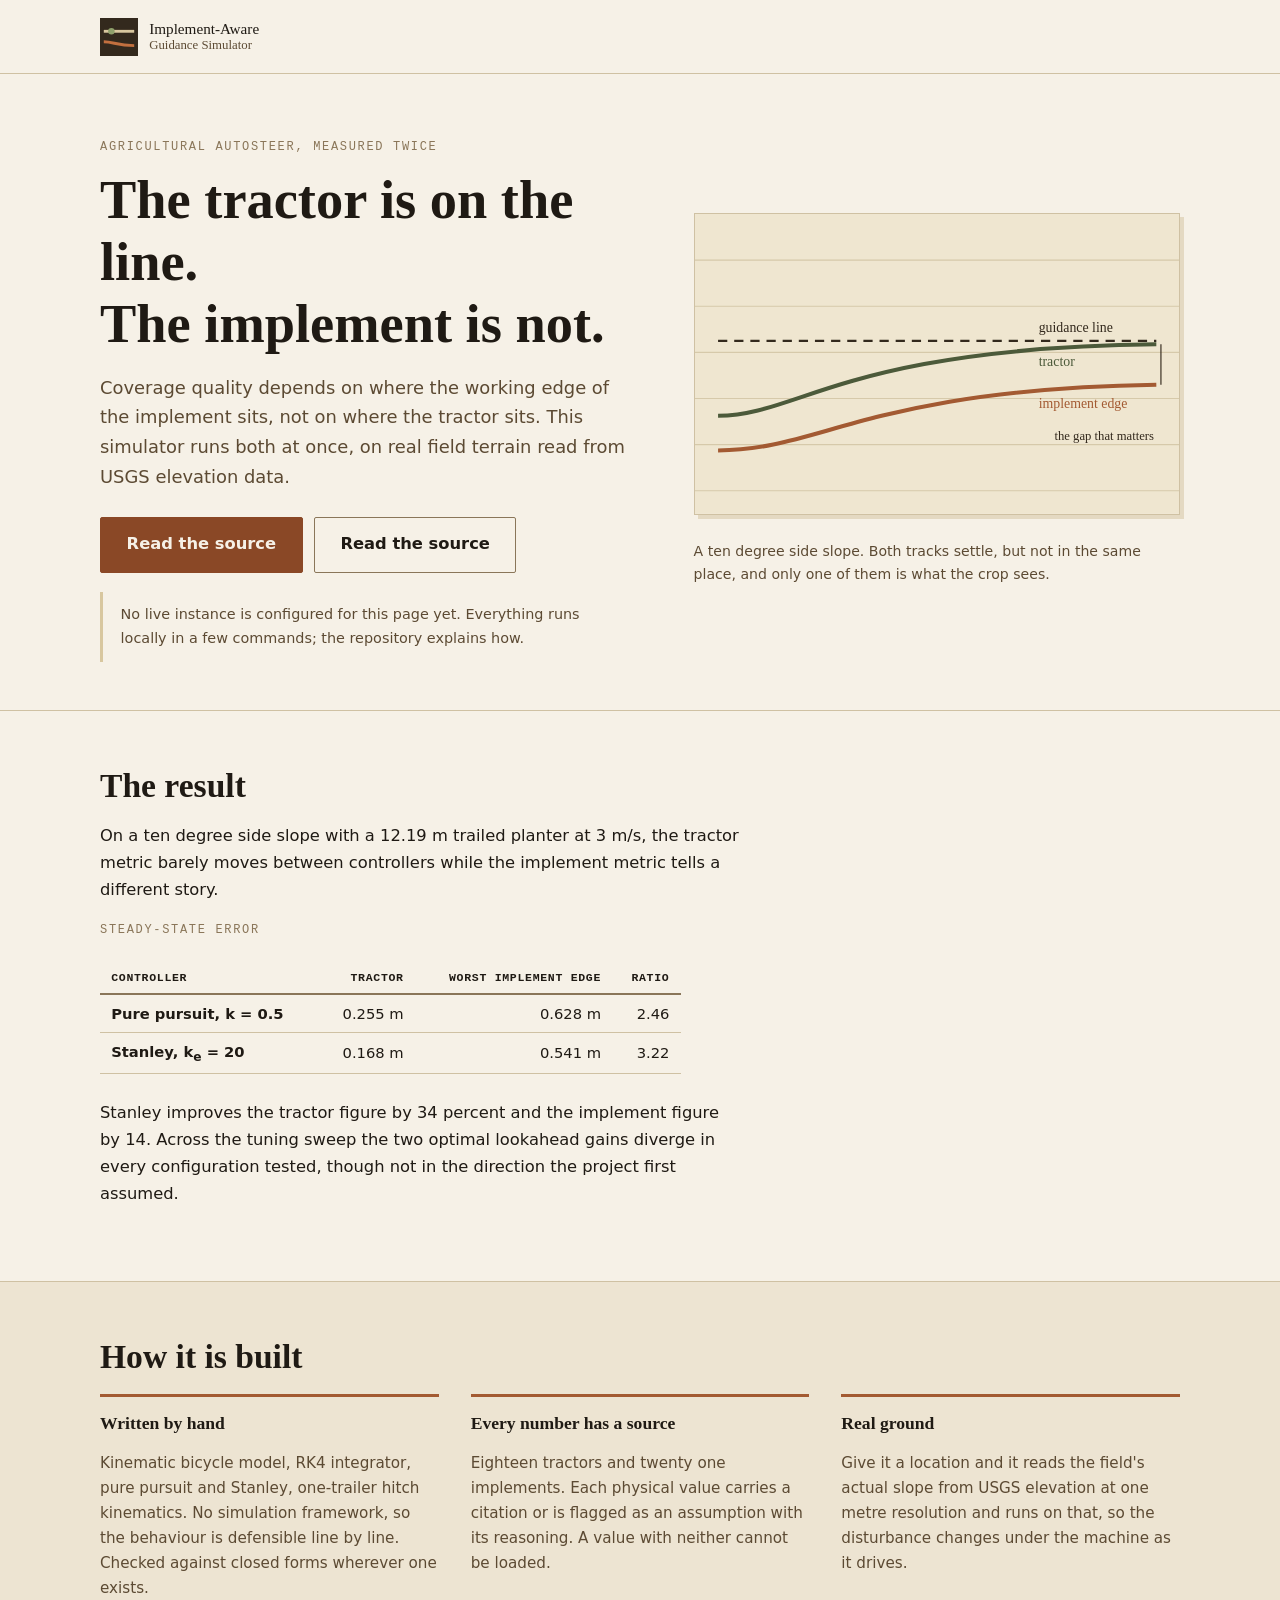
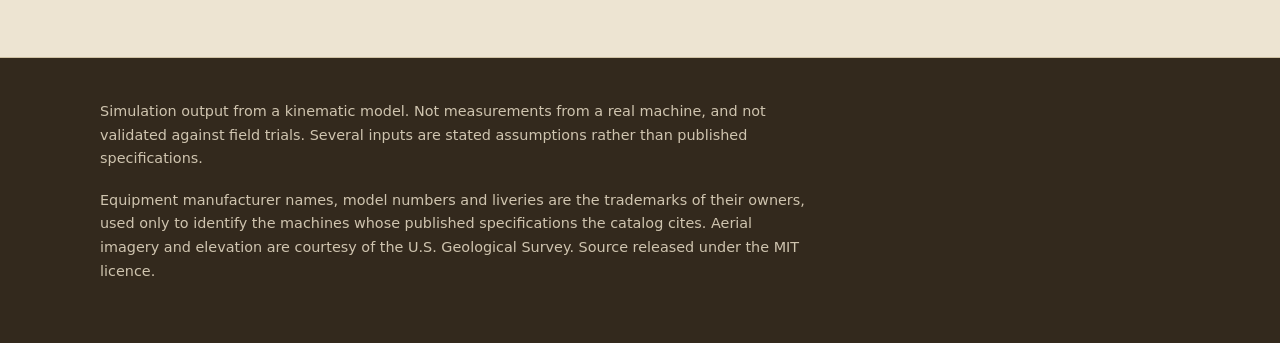
<file: docs/index.html>
<!doctype html>
<html lang="en">
<head>
<meta charset="utf-8">
<meta name="viewport" content="width=device-width, initial-scale=1">
<title>Implement-Aware Agricultural Guidance Simulator</title>
<meta name="description" content="A simulation comparing two error objectives in agricultural autosteer: where the tractor is, and where its implement edge actually is. The tuning that minimises one is not the tuning that minimises the other.">
<link rel="icon" href="data:image/svg+xml,%3Csvg xmlns='http://www.w3.org/2000/svg' viewBox='0 0 40 40'%3E%3Crect width='40' height='40' fill='%2333291D'/%3E%3Cpath d='M4 14 H36' stroke='%23D8C79F' stroke-width='3'/%3E%3Cpath d='M4 25 C14 25, 18 29, 36 29' stroke='%23C2703F' stroke-width='3' fill='none'/%3E%3Ccircle cx='12' cy='14' r='3.4' fill='%238FA06B'/%3E%3C/svg%3E">
<style>
:root{--paper:#F6F1E7;--alt:#EDE4D2;--deep:#E4D9C2;--ink:#1F1A14;--soil:#33291D;
--mid:#5C4A33;--faint:#8A7659;--clay:#8A4826;--clay2:#A35A32;--olive:#4C5A3A;
--rule:#CFC1A3;--wheat:#D8C79F;
--serif:Georgia,"Iowan Old Style","Times New Roman",serif;
--sans:system-ui,-apple-system,"Segoe UI",Roboto,Arial,sans-serif;
--mono:ui-monospace,SFMono-Regular,Menlo,Consolas,monospace}
*,*::before,*::after{box-sizing:border-box}
body{margin:0;background:var(--paper);color:var(--ink);font-family:var(--sans);
font-size:1.02rem;line-height:1.65}
.wrap{width:min(1080px,92vw);margin-inline:auto}
h1,h2,h3{font-family:var(--serif);line-height:1.14;margin:0 0 1.1rem;font-weight:700}
h1{font-size:clamp(2.1rem,5.4vw,3.4rem)}
h2{font-size:clamp(1.5rem,3.2vw,2.1rem)}
h3{font-size:1.1rem}
p{margin:0 0 1.1rem;max-width:62ch}
a{color:var(--clay);text-underline-offset:3px}
a:hover{color:var(--ink)}
:focus-visible{outline:3px solid var(--clay);outline-offset:2px}
.skip{position:absolute;left:-9999px}.skip:focus{left:0;top:0;background:var(--soil);
color:var(--paper);padding:.7rem 1.1rem;z-index:10}
header{border-bottom:1px solid var(--rule)}
.brand{display:inline-flex;align-items:center;gap:.7rem;padding:1.1rem 0;
text-decoration:none;color:var(--ink)}
.brand span{font-family:var(--serif);font-size:.95rem;line-height:1.2}
.brand small{display:block;color:var(--mid);font-size:.8rem}
.hero{padding:4rem 0 3rem;border-bottom:1px solid var(--rule)}
.eyebrow{font-family:var(--mono);font-size:.75rem;letter-spacing:.14em;
text-transform:uppercase;color:var(--faint);margin-bottom:.7rem}
.lede{font-size:1.12rem;color:var(--mid)}
.grid{display:grid;grid-template-columns:1.05fr .95fr;gap:3.5rem;align-items:center}
figure{margin:0}
figure svg{width:100%;height:auto;border:1px solid var(--rule);box-shadow:4px 4px 0 var(--deep)}
figcaption{margin-top:1rem;font-size:.88rem;color:var(--mid)}
.btn{display:inline-flex;align-items:center;justify-content:center;gap:.6rem;
font:inherit;font-weight:600;padding:.85rem 1.6rem;border-radius:2px;border:1px solid transparent;
text-decoration:none;cursor:pointer}
.btn-primary{background:var(--clay);color:var(--paper);border-color:var(--clay)}
.btn-primary:hover{background:var(--soil);border-color:var(--soil);color:var(--paper)}
.btn-quiet{background:transparent;color:var(--ink);border-color:var(--faint)}
.btn-quiet:hover{background:var(--alt)}
.btn[disabled]{opacity:.75;cursor:progress}
.actions{display:flex;gap:.7rem;flex-wrap:wrap;margin:1.6rem 0 1.2rem}
.wake{border-left:3px solid var(--wheat);padding:.7rem 1.1rem;font-size:.9rem;
color:var(--mid);margin:0;max-width:60ch}
.wake:empty{display:none}
.wake.bad{border-left-color:#8C2F1D;color:#8C2F1D}
.band{padding:3.5rem 0;border-bottom:1px solid var(--rule)}
.band.alt{background:var(--alt)}
.cols{display:grid;grid-template-columns:repeat(3,1fr);gap:2rem}
.card{border-top:3px solid var(--clay2);padding-top:1rem}
.card p{font-size:.95rem;color:var(--mid);margin:0}
table{border-collapse:collapse;width:100%;max-width:62ch;font-size:.92rem;
font-variant-numeric:tabular-nums;margin-bottom:1.6rem}
th,td{text-align:right;padding:.4rem .7rem;border-bottom:1px solid var(--rule)}
th:first-child,td:first-child{text-align:left}
thead th{border-bottom:2px solid var(--faint);font-family:var(--mono);font-size:.72rem;
text-transform:uppercase;letter-spacing:.06em}
footer{background:var(--soil);color:var(--alt);padding:2.6rem 0;font-size:.9rem}
footer a{color:var(--wheat)}
footer p{max-width:78ch;color:#CFC4AF}
@media(max-width:900px){.grid{grid-template-columns:1fr;gap:2.4rem}.cols{grid-template-columns:1fr}}
@media(prefers-reduced-motion:reduce){*{animation:none!important;transition:none!important}}
</style>
</head>
<body>
<a class="skip" href="#main">Skip to main content</a>

<header>
  <div class="wrap">
    <a class="brand" href="./">
      <svg width="38" height="38" viewBox="0 0 40 40" role="img" aria-label="Project mark: a guidance line with an implement track offset below it">
        <rect width="40" height="40" fill="#33291D"/>
        <path d="M4 14 H36" stroke="#D8C79F" stroke-width="3"/>
        <path d="M4 25 C14 25, 18 29, 36 29" stroke="#C2703F" stroke-width="3" fill="none"/>
        <circle cx="12" cy="14" r="3.4" fill="#8FA06B"/>
      </svg>
      <span>Implement-Aware<small>Guidance Simulator</small></span>
    </a>
  </div>
</header>

<main id="main">
<section class="hero">
  <div class="wrap grid">
    <div>
      <p class="eyebrow">Agricultural autosteer, measured twice</p>
      <h1>The tractor is on the line.<br>The implement is not.</h1>
      <p class="lede">Coverage quality depends on where the working edge of the
      implement sits, not on where the tractor sits. This simulator runs both at
      once, on real field terrain read from USGS elevation data.</p>

      <div class="actions">
        <button type="button" class="btn btn-primary" id="open">Open the simulator</button>
        <a class="btn btn-quiet" id="repo" href="https://github.com/FernLag/Implement-Aware-Guidance-Simulator">Read the source</a>
      </div>
      <p class="wake" id="wake" role="status" aria-live="polite"></p>
    </div>

    <figure>
      <svg viewBox="0 0 420 260" role="img" aria-label="A dashed guidance line runs straight across a field. The tractor track follows it closely while the implement edge track settles further away and stays there, showing a persistent offset on a side slope.">
        <rect width="420" height="260" fill="#EFE6D0"/>
        <g stroke="#D6C9AA" stroke-width="1">
          <path d="M0 40 H420 M0 80 H420 M0 120 H420 M0 160 H420 M0 200 H420 M0 240 H420"/>
        </g>
        <path d="M20 110 H400" stroke="#33291D" stroke-width="2" stroke-dasharray="8 6"/>
        <path d="M20 175 C90 175, 130 116, 400 113" stroke="#4C5A3A" stroke-width="3.5" fill="none"/>
        <path d="M20 205 C110 205, 150 152, 400 148" stroke="#A35A32" stroke-width="3.5" fill="none"/>
        <g font-size="12" font-family="Georgia, serif" fill="#33291D">
          <text x="298" y="102">guidance line</text>
          <text x="298" y="132" fill="#4C5A3A">tractor</text>
          <text x="298" y="168" fill="#A35A32">implement edge</text>
        </g>
        <path d="M404 113 V148" stroke="#33291D" stroke-width="1"/>
        <text x="398" y="196" font-size="11" font-family="Georgia, serif" fill="#33291D" text-anchor="end">the gap that matters</text>
      </svg>
      <figcaption>A ten degree side slope. Both tracks settle, but not in the
      same place, and only one of them is what the crop sees.</figcaption>
    </figure>
  </div>
</section>

<section class="band">
  <div class="wrap">
    <h2>The result</h2>
    <p>On a ten degree side slope with a 12.19 m trailed planter at 3 m/s, the
    tractor metric barely moves between controllers while the implement metric
    tells a different story.</p>
    <table>
      <caption class="eyebrow" style="text-align:left;padding-bottom:.6rem">Steady-state error</caption>
      <thead><tr><th scope="col">Controller</th><th scope="col">Tractor</th>
        <th scope="col">Worst implement edge</th><th scope="col">Ratio</th></tr></thead>
      <tbody>
        <tr><th scope="row">Pure pursuit, k = 0.5</th><td>0.255 m</td><td>0.628 m</td><td>2.46</td></tr>
        <tr><th scope="row">Stanley, k<sub>e</sub> = 20</th><td>0.168 m</td><td>0.541 m</td><td>3.22</td></tr>
      </tbody>
    </table>
    <p>Stanley improves the tractor figure by 34 percent and the implement
    figure by 14. Across the tuning sweep the two optimal lookahead gains
    diverge in every configuration tested, though not in the direction the
    project first assumed.</p>
  </div>
</section>

<section class="band alt">
  <div class="wrap">
    <h2>How it is built</h2>
    <div class="cols">
      <article class="card">
        <h3>Written by hand</h3>
        <p>Kinematic bicycle model, RK4 integrator, pure pursuit and Stanley,
        one-trailer hitch kinematics. No simulation framework, so the behaviour
        is defensible line by line. Checked against closed forms wherever one
        exists.</p>
      </article>
      <article class="card">
        <h3>Every number has a source</h3>
        <p>Eighteen tractors and twenty one implements. Each physical value
        carries a citation or is flagged as an assumption with its reasoning.
        A value with neither cannot be loaded.</p>
      </article>
      <article class="card">
        <h3>Real ground</h3>
        <p>Give it a location and it reads the field's actual slope from USGS
        elevation at one metre resolution and runs on that, so the disturbance
        changes under the machine as it drives.</p>
      </article>
    </div>
  </div>
</section>
</main>

<footer>
  <div class="wrap">
    <p>Simulation output from a kinematic model. Not measurements from a real
    machine, and not validated against field trials. Several inputs are stated
    assumptions rather than published specifications.</p>
    <p>Equipment manufacturer names, model numbers and liveries are the
    trademarks of their owners, used only to identify the machines whose
    published specifications the catalog cites. Aerial imagery and elevation are
    courtesy of the U.S. Geological Survey. Source released under the MIT
    licence.</p>
  </div>
</footer>

<script>
(function () {
  "use strict";

  // Set this to the deployed simulator. Left blank the button points at the
  // source instead of at a link that would not work.
  var APP = "";

  var btn = document.getElementById("open");
  var note = document.getElementById("wake");
  var repo = document.getElementById("repo").href;

  if (!APP) {
    btn.textContent = "Read the source";
    btn.addEventListener("click", function () { window.location.href = repo; });
    note.textContent = "No live instance is configured for this page yet. " +
      "Everything runs locally in a few commands; the repository explains how.";
    return;
  }

  /* A free-tier instance sleeps when idle and takes about half a minute to
     wake. Polling it and saying so is better than a blank wait that reads as
     a broken link. */
  btn.addEventListener("click", function () {
    btn.disabled = true;
    var started = Date.now();
    var limit = 90000;

    function tick() {
      var secs = Math.round((Date.now() - started) / 1000);
      btn.textContent = "Waking the server, " + secs + "s";
      note.classList.remove("bad");
      note.textContent = "This runs on a free hosting tier that sleeps when " +
        "nobody is using it, so the first visit waits while it starts up. " +
        "It usually takes about thirty seconds.";

      fetch(APP + "/healthz", { cache: "no-store", mode: "cors" })
        .then(function (r) { return r.ok ? r.json() : Promise.reject(); })
        .then(function () { window.location.href = APP; })
        .catch(function () {
          if (Date.now() - started > limit) {
            btn.disabled = false;
            btn.textContent = "Try again";
            note.classList.add("bad");
            note.textContent = "The server did not answer within ninety " +
              "seconds. It may be suspended for the month, since the free tier " +
              "stops rather than billing. The source is linked beside this " +
              "button and runs locally.";
            return;
          }
          setTimeout(tick, 2500);
        });
    }
    tick();
  });
})();
</script>
</body>
</html>
</file>
